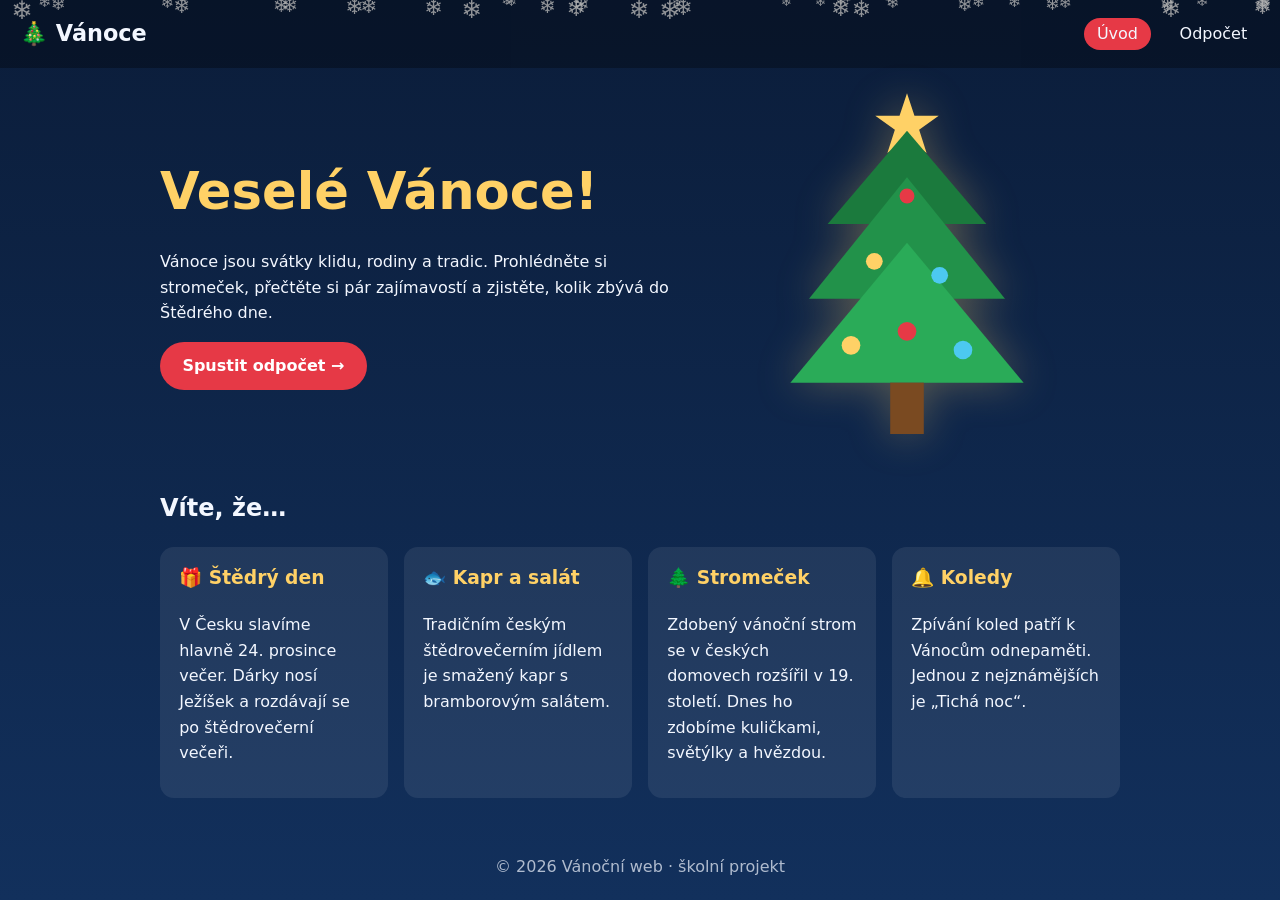
<file: index.html>
<!DOCTYPE html>
<html lang="cs">
<head>
  <meta charset="UTF-8">
  <meta name="viewport" content="width=device-width, initial-scale=1">
  <title>Vánoce – úvod</title>
  <meta name="description" content="Vánoce: stromeček a zajímavosti o svátcích.">
  <link rel="stylesheet" href="style.css">
  <script src="app.js" defer></script>
</head>
<body>
  <div class="snow" aria-hidden="true"></div>

  <header class="hlavicka">
    <a class="logo" href="index.html">🎄 Vánoce</a>
    <nav>
      <ul>
        <li><a href="index.html" class="aktivni" aria-current="page">Úvod</a></li>
        <li><a href="odpocet.html">Odpočet</a></li>
      </ul>
    </nav>
  </header>

  <main>
    <section class="hero">
      <div class="hero-text">
        <h1>Veselé Vánoce!</h1>
        <p>Vánoce jsou svátky klidu, rodiny a tradic. Prohlédněte si stromeček,
           přečtěte si pár zajímavostí a zjistěte, kolik zbývá do Štědrého dne.</p>
        <a class="tlacitko" href="odpocet.html">Spustit odpočet →</a>
      </div>

      <svg class="stromek" viewBox="0 0 300 400" role="img" aria-label="Ozdobený vánoční stromek s hvězdou">
        <polygon class="hvezda" points="150,10 158,34 184,34 163,49 171,74 150,59 129,74 137,49 116,34 142,34"/>
        <polygon fill="#1b7a3d" points="150,50 235,150 65,150"/>
        <polygon fill="#22924a" points="150,100 255,230 45,230"/>
        <polygon fill="#2aab58" points="150,170 275,320 25,320"/>
        <rect x="132" y="320" width="36" height="55" fill="#7a4a21"/>
        <circle class="ozdoba o1" cx="150" cy="120" r="8"/>
        <circle class="ozdoba o2" cx="115" cy="190" r="9"/>
        <circle class="ozdoba o3" cx="185" cy="205" r="9"/>
        <circle class="ozdoba o2" cx="90" cy="280" r="10"/>
        <circle class="ozdoba o1" cx="150" cy="265" r="10"/>
        <circle class="ozdoba o3" cx="210" cy="285" r="10"/>
      </svg>
    </section>

    <section class="obsah">
      <h2>Víte, že…</h2>
      <div class="karty">
        <article class="karta">
          <h3>🎁 Štědrý den</h3>
          <p>V Česku slavíme hlavně 24. prosince večer. Dárky nosí Ježíšek a rozdávají se po štědrovečerní večeři.</p>
        </article>
        <article class="karta">
          <h3>🐟 Kapr a salát</h3>
          <p>Tradičním českým štědrovečerním jídlem je smažený kapr s bramborovým salátem.</p>
        </article>
        <article class="karta">
          <h3>🌲 Stromeček</h3>
          <p>Zdobený vánoční strom se v českých domovech rozšířil v 19. století. Dnes ho zdobíme kuličkami, světýlky a hvězdou.</p>
        </article>
        <article class="karta">
          <h3>🔔 Koledy</h3>
          <p>Zpívání koled patří k Vánocům odnepaměti. Jednou z nejznámějších je „Tichá noc“.</p>
        </article>
      </div>
    </section>
  </main>

  <footer class="paticka">&copy; 2026 Vánoční web · školní projekt</footer>
</body>
</html>
</file>
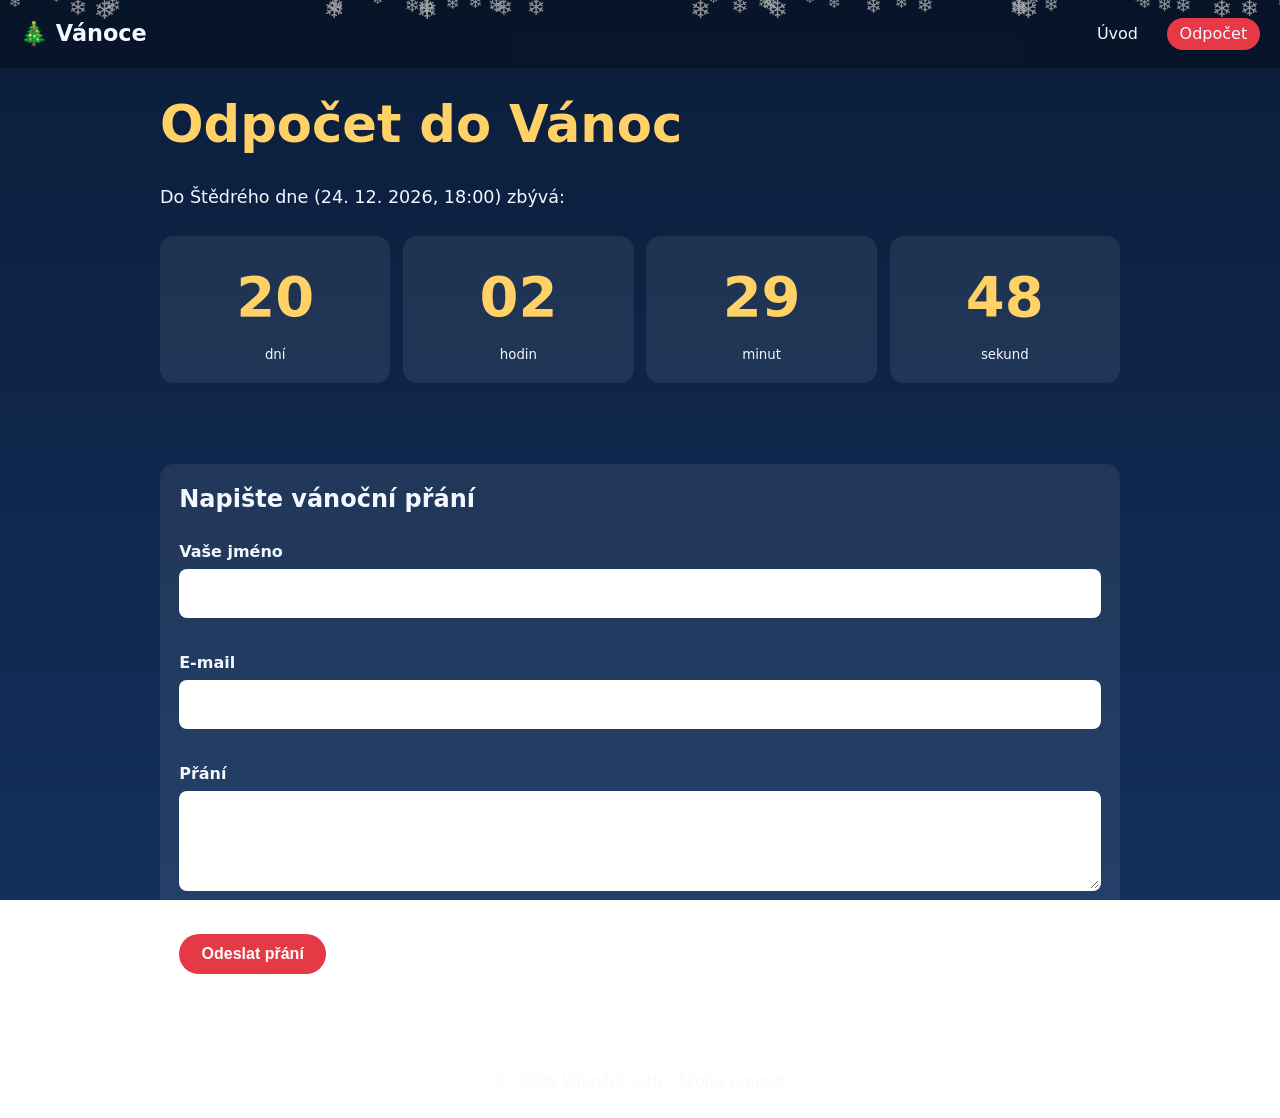
<file: odpocet.html>
<!DOCTYPE html>
<html lang="cs">
<head>
  <meta charset="UTF-8">
  <meta name="viewport" content="width=device-width, initial-scale=1">
  <title>Vánoce – odpočet</title>
  <meta name="description" content="Odpočet do Vánoc a vánoční přání.">
  <link rel="stylesheet" href="style.css">
  <script src="app.js" defer></script>
</head>
<body>
  <div class="snow" aria-hidden="true"></div>

  <header class="hlavicka">
    <a class="logo" href="index.html">🎄 Vánoce</a>
    <nav>
      <ul>
        <li><a href="index.html">Úvod</a></li>
        <li><a href="odpocet.html" class="aktivni" aria-current="page">Odpočet</a></li>
      </ul>
    </nav>
  </header>

  <main class="obsah">
    <h1>Odpočet do Vánoc</h1>
    <p id="cil-text" class="podnadpis">Do Štědrého dne zbývá:</p>

    <div class="odpocet" role="timer" aria-live="off">
      <div class="cas"><span id="dny">0</span><small>dní</small></div>
      <div class="cas"><span id="hodiny">0</span><small>hodin</small></div>
      <div class="cas"><span id="minuty">0</span><small>minut</small></div>
      <div class="cas"><span id="sekundy">0</span><small>sekund</small></div>
    </div>
    <p id="zprava" class="zprava"></p>

    <section class="prani">
      <h2>Napište vánoční přání</h2>
      <form id="formular" novalidate>
        <label for="jmeno">Vaše jméno</label>
        <input type="text" id="jmeno" name="jmeno" autocomplete="name">
        <span class="chyba" id="chyba-jmeno"></span>

        <label for="email">E-mail</label>
        <input type="email" id="email" name="email" autocomplete="email">
        <span class="chyba" id="chyba-email"></span>

        <label for="text">Přání</label>
        <textarea id="text" name="text" rows="3"></textarea>
        <span class="chyba" id="chyba-text"></span>

        <button type="submit" class="tlacitko">Odeslat přání</button>
      </form>
      <p id="vysledek" class="vysledek" role="status"></p>
    </section>
  </main>

  <footer class="paticka">&copy; 2026 Vánoční web · školní projekt</footer>
</body>
</html>
</file>
<file: style.css>
:root {
  --pozadi: #0b1d3a;
  --pozadi2: #12305c;
  --text: #f3f7ff;
  --karta: rgba(255, 255, 255, 0.08);
  --akcent: #e63946;
  --zlata: #ffd166;
}

* { box-sizing: border-box; }

body {
  margin: 0;
  min-height: 100vh;
  font-family: system-ui, -apple-system, "Segoe UI", Roboto, sans-serif;
  line-height: 1.6;
  color: var(--text);
  background: linear-gradient(180deg, var(--pozadi), var(--pozadi2));
  background-attachment: fixed;
}

a { color: inherit; }

/* hlavička a menu */
.hlavicka {
  display: flex;
  flex-wrap: wrap;
  justify-content: space-between;
  align-items: center;
  gap: 0.5rem 1rem;
  padding: 1rem 1.25rem;
  background: rgba(0, 0, 0, 0.3);
  position: relative;
  z-index: 2;
}
.logo { font-size: 1.4rem; font-weight: 700; text-decoration: none; }
nav ul { display: flex; gap: 1rem; list-style: none; margin: 0; padding: 0; }
nav a { text-decoration: none; padding: 0.4rem 0.8rem; border-radius: 999px; }
nav a:hover, nav a:focus-visible { background: var(--karta); }
nav a.aktivni { background: var(--akcent); }

/* obsah */
main { position: relative; z-index: 2; max-width: 1000px; margin: 0 auto; padding: 1rem 1.25rem 2rem; }
h1 { font-size: clamp(2rem, 6vw, 3.2rem); margin: 0 0 0.5rem; color: var(--zlata); }
h2 { margin-top: 2rem; }

.hero { display: grid; gap: 1.5rem; align-items: center; }
.stromek { width: min(70%, 280px); margin: 0 auto; display: block; filter: drop-shadow(0 0 20px rgba(255, 209, 102, 0.3)); }
.hvezda { fill: var(--zlata); animation: zari 2s ease-in-out infinite alternate; transform-origin: 150px 42px; }
.ozdoba { animation: blik 2.4s ease-in-out infinite alternate; }
.o1 { fill: #e63946; }
.o2 { fill: #ffd166; animation-delay: 0.6s; }
.o3 { fill: #4cc9f0; animation-delay: 1.2s; }

@keyframes zari { from { transform: scale(1); } to { transform: scale(1.15); } }
@keyframes blik { from { opacity: 0.55; } to { opacity: 1; } }

.tlacitko {
  display: inline-block;
  background: var(--akcent);
  color: #fff;
  border: 0;
  border-radius: 999px;
  padding: 0.7rem 1.4rem;
  font-size: 1rem;
  font-weight: 600;
  text-decoration: none;
  cursor: pointer;
}
.tlacitko:hover, .tlacitko:focus-visible { filter: brightness(1.15); }

/* karty */
.karty { display: grid; grid-template-columns: 1fr; gap: 1rem; }
.karta { background: var(--karta); border-radius: 14px; padding: 1rem 1.2rem; }
.karta h3 { margin-top: 0; color: var(--zlata); }

/* odpočet */
.podnadpis { font-size: 1.1rem; }
.odpocet { display: grid; grid-template-columns: repeat(2, 1fr); gap: 0.8rem; margin: 1.5rem 0; }
.cas { background: var(--karta); border-radius: 14px; padding: 1rem 0.5rem; text-align: center; }
.cas span { display: block; font-size: clamp(2.2rem, 9vw, 3.5rem); font-weight: 700; color: var(--zlata); font-variant-numeric: tabular-nums; }
.zprava { font-size: 1.3rem; font-weight: 600; min-height: 1.6rem; }

/* formulář */
.prani { background: var(--karta); border-radius: 14px; padding: 1rem 1.2rem 1.4rem; margin-top: 2rem; }
.prani h2 { margin-top: 0; }
label { display: block; margin-top: 0.8rem; font-weight: 600; }
input, textarea {
  width: 100%;
  margin-top: 0.3rem;
  padding: 0.6rem 0.8rem;
  border-radius: 8px;
  border: 2px solid transparent;
  font: inherit;
}
input:focus-visible, textarea:focus-visible, .tlacitko:focus-visible, nav a:focus-visible { outline: 3px solid var(--zlata); outline-offset: 2px; }
input.neplatne, textarea.neplatne { border-color: var(--akcent); }
.chyba { display: block; color: #ff9aa2; min-height: 1.2rem; font-size: 0.9rem; }
.prani .tlacitko { margin-top: 1rem; }
.vysledek { margin-top: 1rem; padding: 0; color: #9be7a7; font-weight: 600; white-space: pre-line; }

.paticka { position: relative; z-index: 2; text-align: center; padding: 1.5rem 1rem; opacity: 0.7; }

/* sníh */
.snow { position: fixed; inset: 0; pointer-events: none; overflow: hidden; z-index: 1; }
.vlocka {
  position: absolute;
  top: -10px;
  color: #fff;
  opacity: 0.8;
  animation: pad linear infinite;
}
@keyframes pad {
  to { transform: translateY(105vh) translateX(30px); }
}

/* tablet a větší */
@media (min-width: 768px) {
  .hero { grid-template-columns: 1.2fr 1fr; }
  .karty { grid-template-columns: repeat(2, 1fr); }
  .odpocet { grid-template-columns: repeat(4, 1fr); }
}

/* desktop */
@media (min-width: 992px) {
  .karty { grid-template-columns: repeat(4, 1fr); }
}

/* uživatel nechce animace */
@media (prefers-reduced-motion: reduce) {
  .hvezda, .ozdoba { animation: none; }
  .snow { display: none; }
}
</file>
